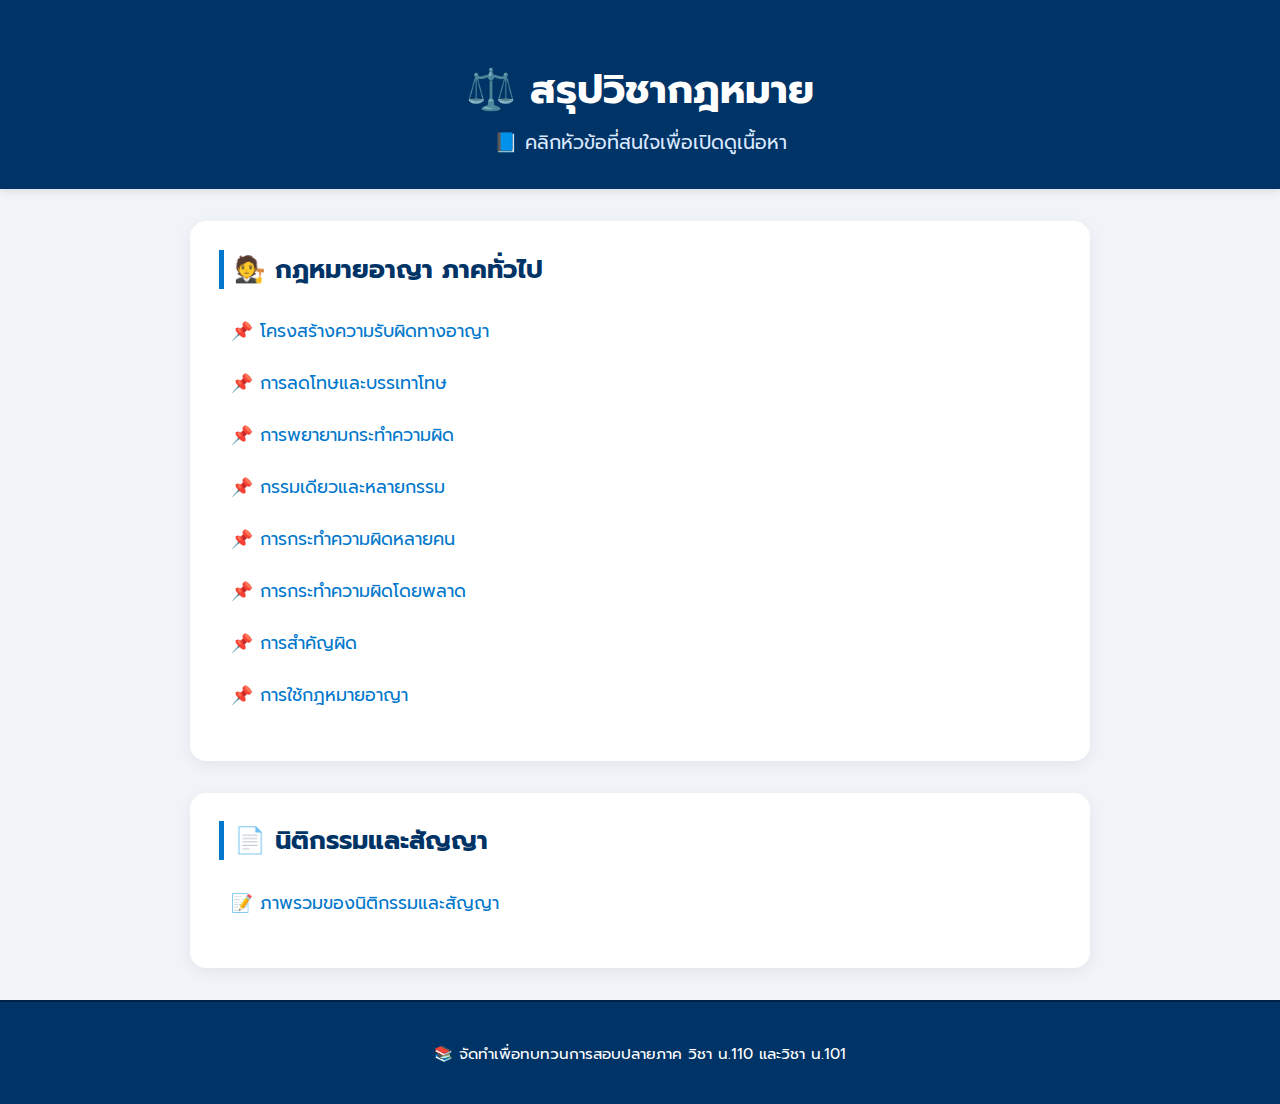
<file: index.html>
<!DOCTYPE html>
<html lang="th">
<head>
  <meta charset="UTF-8">
  <title>เว็บไซต์รวมสรุป LA110 & LA101</title>
  <link rel="stylesheet" href="style.css">
  <link href="https://fonts.googleapis.com/css2?family=Prompt:wght@300;400;600&display=swap" rel="stylesheet">
</head>
<body>
  <header>
    <h1>⚖️ สรุปวิชากฎหมาย</h1>
    <p>📘 คลิกหัวข้อที่สนใจเพื่อเปิดดูเนื้อหา</p>
  </header>

  <main>
    <section class="category">
      <h2>🧑‍⚖️ กฎหมายอาญา ภาคทั่วไป</h2>
      <ul class="link-list">
        <li><a href="criminal1.html">📌 โครงสร้างความรับผิดทางอาญา</a></li>
        <li><a href="criminal2.html">📌 การลดโทษและบรรเทาโทษ</a></li>
        <li><a href="criminal3.html">📌 การพยายามกระทำความผิด</a></li>
        <li><a href="criminal3.2.html">📌 กรรมเดียวและหลายกรรม</a></li>
        <li><a href="criminal4.html">📌 การกระทำความผิดหลายคน</a></li>
        <li><a href="criminal5.html">📌 การกระทำความผิดโดยพลาด</a></li>
        <li><a href="criminal6.html">📌 การสำคัญผิด</a></li>
        <li><a href="criminal7.html">📌 การใช้กฎหมายอาญา</a></li>
      </ul>
    </section>

    <section class="category">
      <h2>📄 นิติกรรมและสัญญา</h2>
      <ul class="link-list">
        <li><a href="contract.html">📝 ภาพรวมของนิติกรรมและสัญญา</a></li>
      </ul>
    </section>
  </main>

  <footer>
    <p>📚 จัดทำเพื่อทบทวนการสอบปลายภาค วิชา น.110 และวิชา น.101</p>
  </footer>
</body>
</html>
</file>
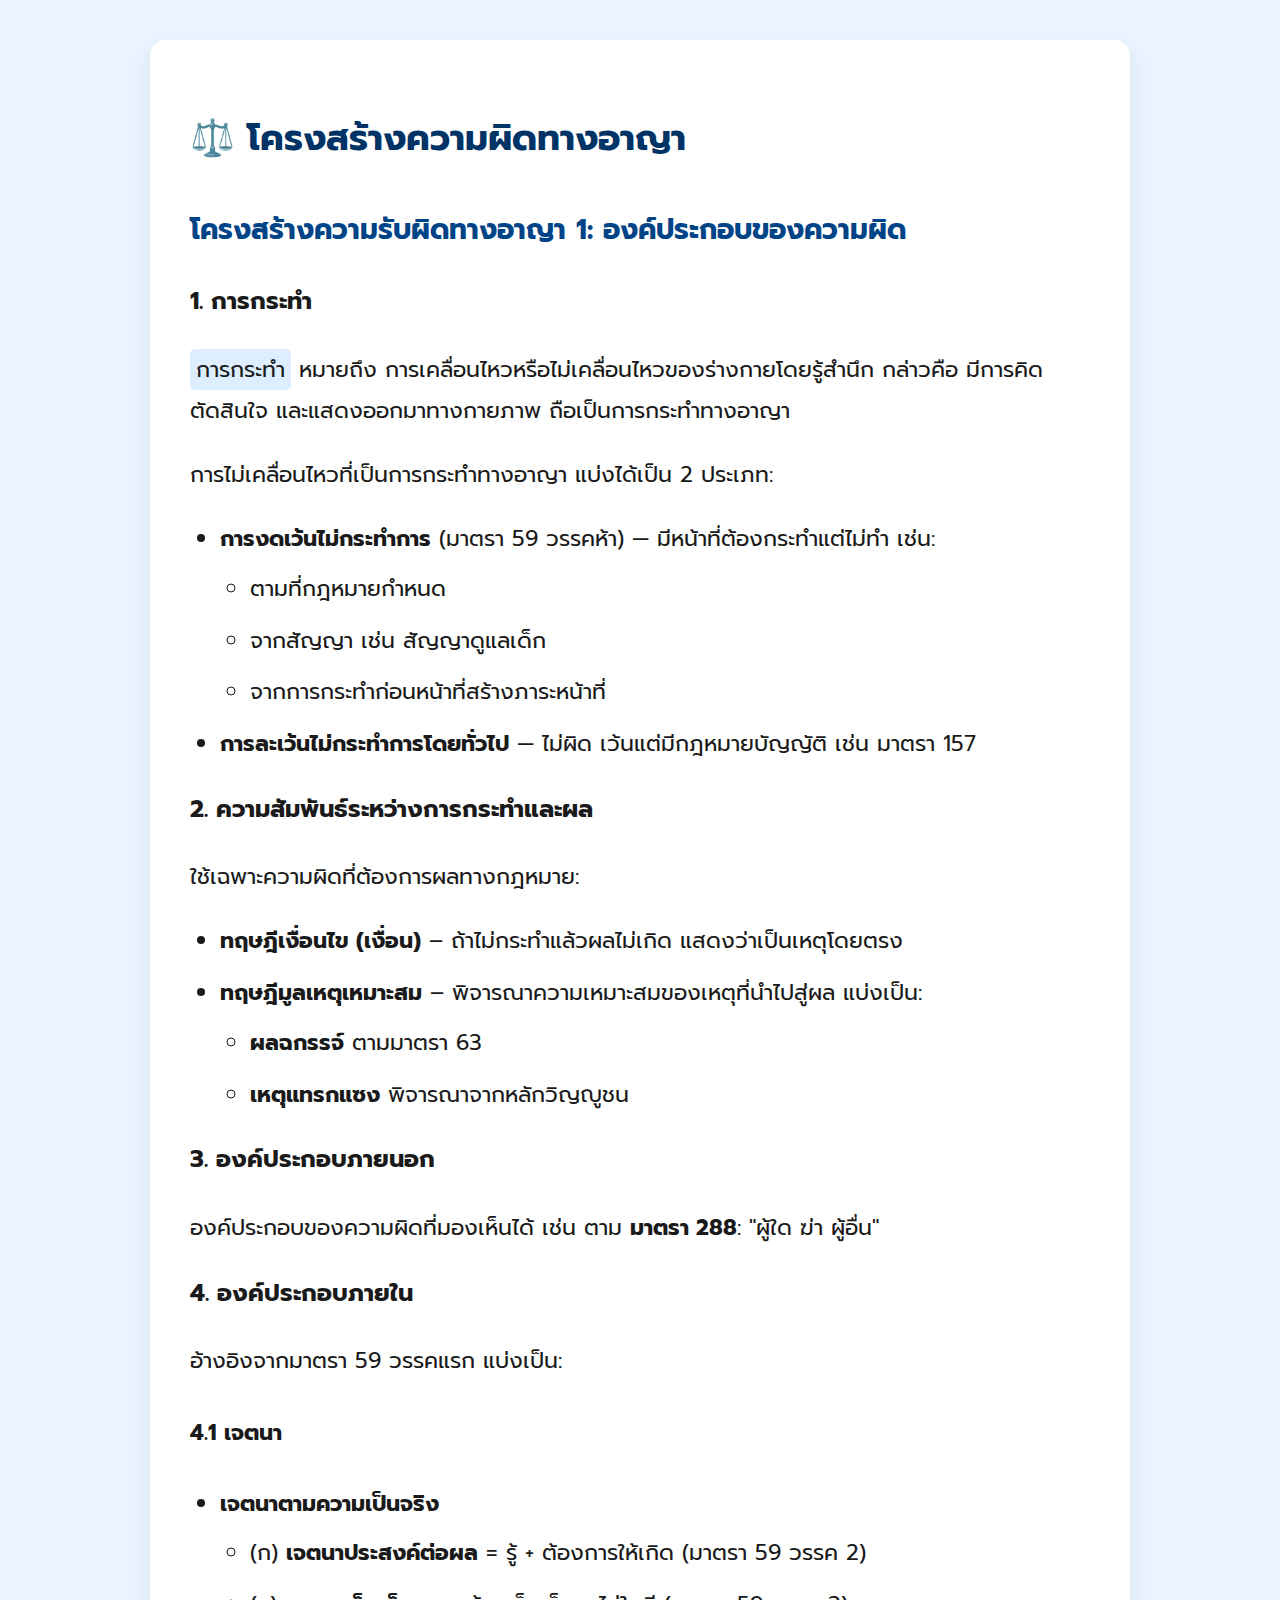
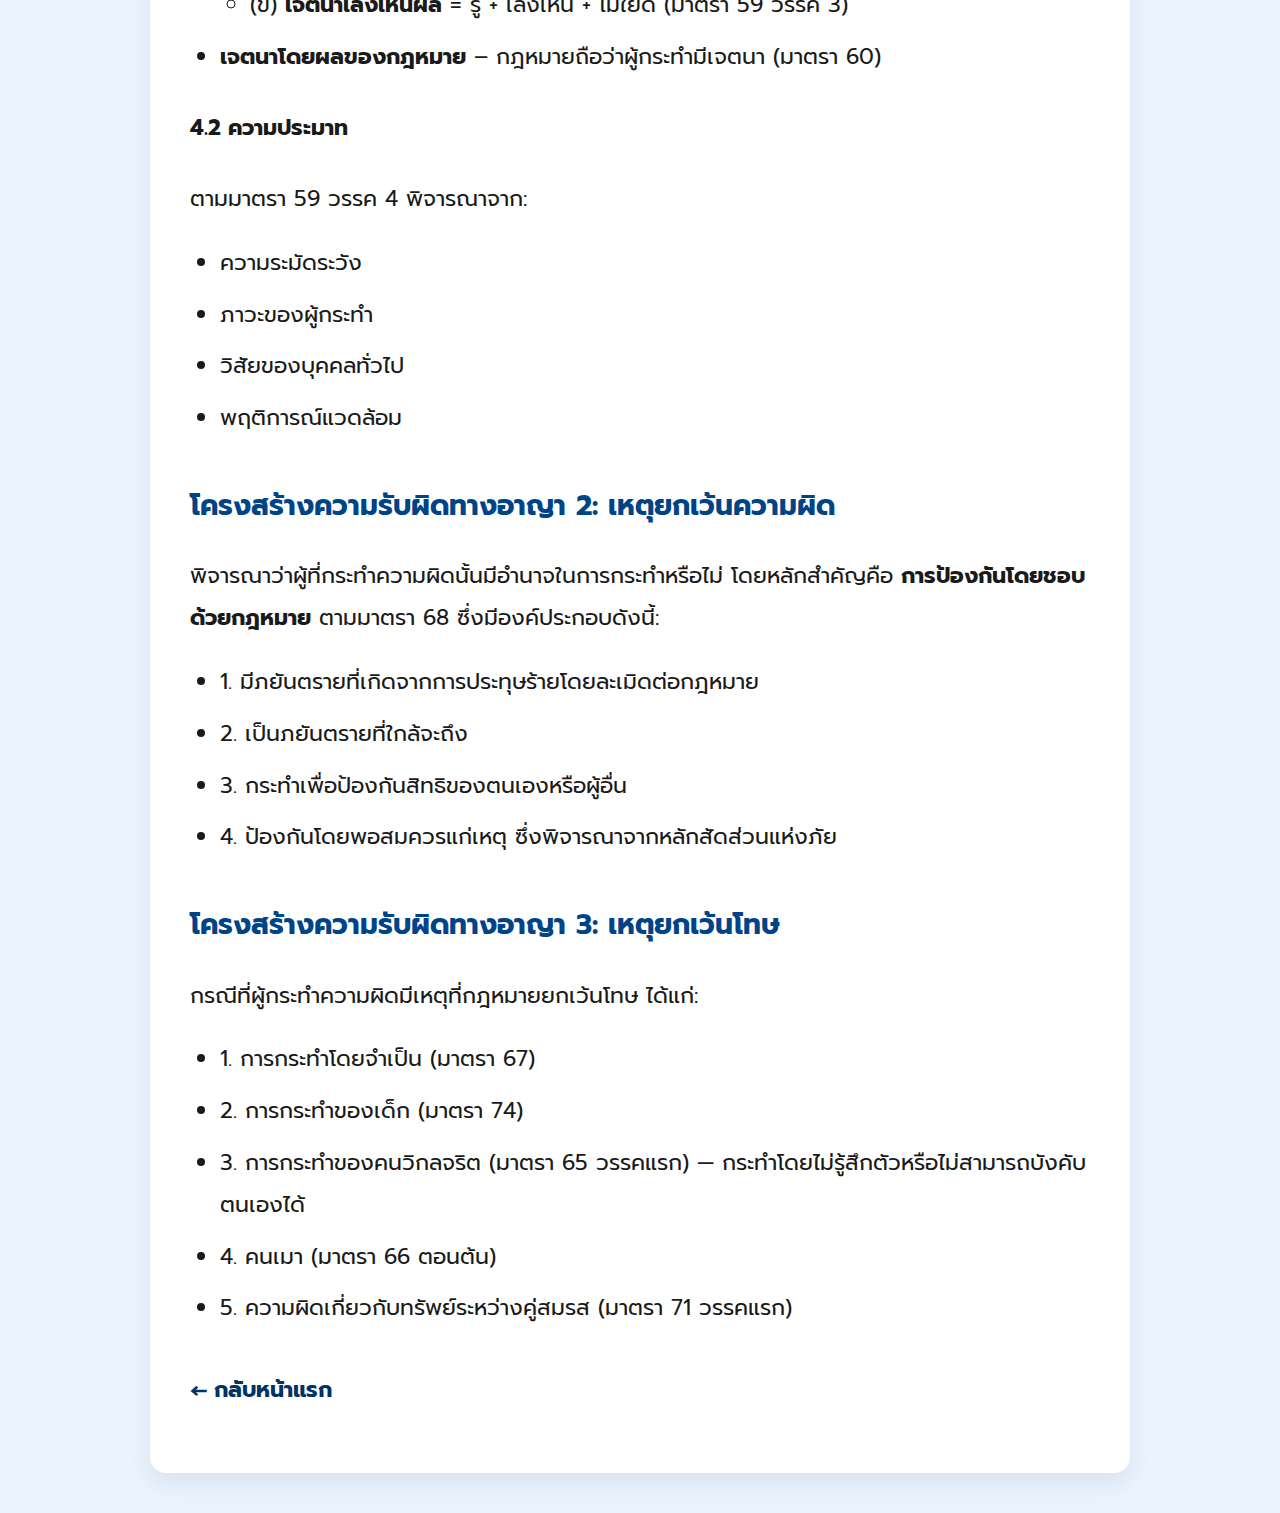
<file: criminal1.html>
<!DOCTYPE html>
<html lang="th">
<head>
  <meta charset="UTF-8">
  <title>โครงสร้างความผิดทางอาญา</title>
  <style>
    @import url('https://fonts.googleapis.com/css2?family=Prompt:wght@300;400&display=swap');

    body {
      margin: 0;
      font-family: 'TH Sarabun New', 'Prompt', sans-serif;
      background-color: #eaf4ff;
      padding: 40px 20px;
      font-size: 22px;
      line-height: 1.9;
      color: #1a1a1a;
    }

    .container {
      max-width: 900px;
      margin: auto;
      background-color: #ffffff;
      padding: 40px;
      border-radius: 16px;
      box-shadow: 0 10px 25px rgba(0, 0, 0, 0.08);
    }

    h1 {
      color: #003366;
      font-size: 36px;
      margin-bottom: 20px;
    }

    h2 {
      color: #004488;
      font-size: 28px;
      margin-top: 30px;
    }

    h3 {
      font-size: 24px;
      margin-top: 20px;
    }

    ul {
      margin-top: 0.5rem;
      padding-left: 30px;
    }

    li {
      margin-bottom: 10px;
    }

    .section {
      margin-bottom: 2.5rem;
    }

    .highlight {
      background: #dceeff;
      padding: 4px 6px;
      border-radius: 5px;
    }

    a {
      text-decoration: none;
      color: #003366;
      font-weight: bold;
    }

    a:hover {
      color: #0066cc;
    }
  </style>
</head>
<body>
  <div class="container">
    <h1>⚖️ โครงสร้างความผิดทางอาญา</h1>

    <div class="section">
      <h2>โครงสร้างความรับผิดทางอาญา 1: องค์ประกอบของความผิด</h2>

      <h3>1. การกระทำ</h3>
      <p><span class="highlight">การกระทำ</span> หมายถึง การเคลื่อนไหวหรือไม่เคลื่อนไหวของร่างกายโดยรู้สำนึก กล่าวคือ มีการคิด ตัดสินใจ และแสดงออกมาทางกายภาพ ถือเป็นการกระทำทางอาญา</p>
      <p>การไม่เคลื่อนไหวที่เป็นการกระทำทางอาญา แบ่งได้เป็น 2 ประเภท:</p>
      <ul>
        <li><strong>การงดเว้นไม่กระทำการ</strong> (มาตรา 59 วรรคห้า) — มีหน้าที่ต้องกระทำแต่ไม่ทำ เช่น:
          <ul>
            <li>ตามที่กฎหมายกำหนด</li>
            <li>จากสัญญา เช่น สัญญาดูแลเด็ก</li>
            <li>จากการกระทำก่อนหน้าที่สร้างภาระหน้าที่</li>
          </ul>
        </li>
        <li><strong>การละเว้นไม่กระทำการโดยทั่วไป</strong> — ไม่ผิด เว้นแต่มีกฎหมายบัญญัติ เช่น มาตรา 157</li>
      </ul>

      <h3>2. ความสัมพันธ์ระหว่างการกระทำและผล</h3>
      <p>ใช้เฉพาะความผิดที่ต้องการผลทางกฎหมาย:</p>
      <ul>
        <li><strong>ทฤษฎีเงื่อนไข (เงื่อน)</strong> – ถ้าไม่กระทำแล้วผลไม่เกิด แสดงว่าเป็นเหตุโดยตรง</li>
        <li><strong>ทฤษฎีมูลเหตุเหมาะสม</strong> – พิจารณาความเหมาะสมของเหตุที่นำไปสู่ผล แบ่งเป็น:
          <ul>
            <li><strong>ผลฉกรรจ์</strong> ตามมาตรา 63</li>
            <li><strong>เหตุแทรกแซง</strong> พิจารณาจากหลักวิญญูชน</li>
          </ul>
        </li>
      </ul>

      <h3>3. องค์ประกอบภายนอก</h3>
      <p>องค์ประกอบของความผิดที่มองเห็นได้ เช่น ตาม <strong>มาตรา 288</strong>: "ผู้ใด ฆ่า ผู้อื่น"</p>

      <h3>4. องค์ประกอบภายใน</h3>
      <p>อ้างอิงจากมาตรา 59 วรรคแรก แบ่งเป็น:</p>
      <h4>4.1 เจตนา</h4>
      <ul>
        <li><strong>เจตนาตามความเป็นจริง</strong>
          <ul>
            <li>(ก) <strong>เจตนาประสงค์ต่อผล</strong> = รู้ + ต้องการให้เกิด (มาตรา 59 วรรค 2)</li>
            <li>(ข) <strong>เจตนาเล็งเห็นผล</strong> = รู้ + เล็งเห็น + ไม่ใยดี (มาตรา 59 วรรค 3)</li>
          </ul>
        </li>
        <li><strong>เจตนาโดยผลของกฎหมาย</strong> – กฎหมายถือว่าผู้กระทำมีเจตนา (มาตรา 60)</li>
      </ul>

      <h4>4.2 ความประมาท</h4>
      <p>ตามมาตรา 59 วรรค 4 พิจารณาจาก:</p>
      <ul>
        <li>ความระมัดระวัง</li>
        <li>ภาวะของผู้กระทำ</li>
        <li>วิสัยของบุคคลทั่วไป</li>
        <li>พฤติการณ์แวดล้อม</li>
      </ul>
    </div>

    <div class="section">
      <h2>โครงสร้างความรับผิดทางอาญา 2: เหตุยกเว้นความผิด</h2>
      <p>พิจารณาว่าผู้ที่กระทำความผิดนั้นมีอำนาจในการกระทำหรือไม่ โดยหลักสำคัญคือ <strong>การป้องกันโดยชอบด้วยกฎหมาย</strong> ตามมาตรา 68 ซึ่งมีองค์ประกอบดังนี้:</p>
      <ul>
        <li>1. มีภยันตรายที่เกิดจากการประทุษร้ายโดยละเมิดต่อกฎหมาย</li>
        <li>2. เป็นภยันตรายที่ใกล้จะถึง</li>
        <li>3. กระทำเพื่อป้องกันสิทธิของตนเองหรือผู้อื่น</li>
        <li>4. ป้องกันโดยพอสมควรแก่เหตุ ซึ่งพิจารณาจากหลักสัดส่วนแห่งภัย</li>
      </ul>
    </div>

    <div class="section">
      <h2>โครงสร้างความรับผิดทางอาญา 3: เหตุยกเว้นโทษ</h2>
      <p>กรณีที่ผู้กระทำความผิดมีเหตุที่กฎหมายยกเว้นโทษ ได้แก่:</p>
      <ul>
        <li>1. การกระทำโดยจำเป็น (มาตรา 67)</li>
        <li>2. การกระทำของเด็ก (มาตรา 74)</li>
        <li>3. การกระทำของคนวิกลจริต (มาตรา 65 วรรคแรก) — กระทำโดยไม่รู้สึกตัวหรือไม่สามารถบังคับตนเองได้</li>
        <li>4. คนเมา (มาตรา 66 ตอนต้น)</li>
        <li>5. ความผิดเกี่ยวกับทรัพย์ระหว่างคู่สมรส (มาตรา 71 วรรคแรก)</li>
      </ul>
    </div>

    <p><a href="index.html">← กลับหน้าแรก</a></p>
  </div>
</body>
</html>
</file>
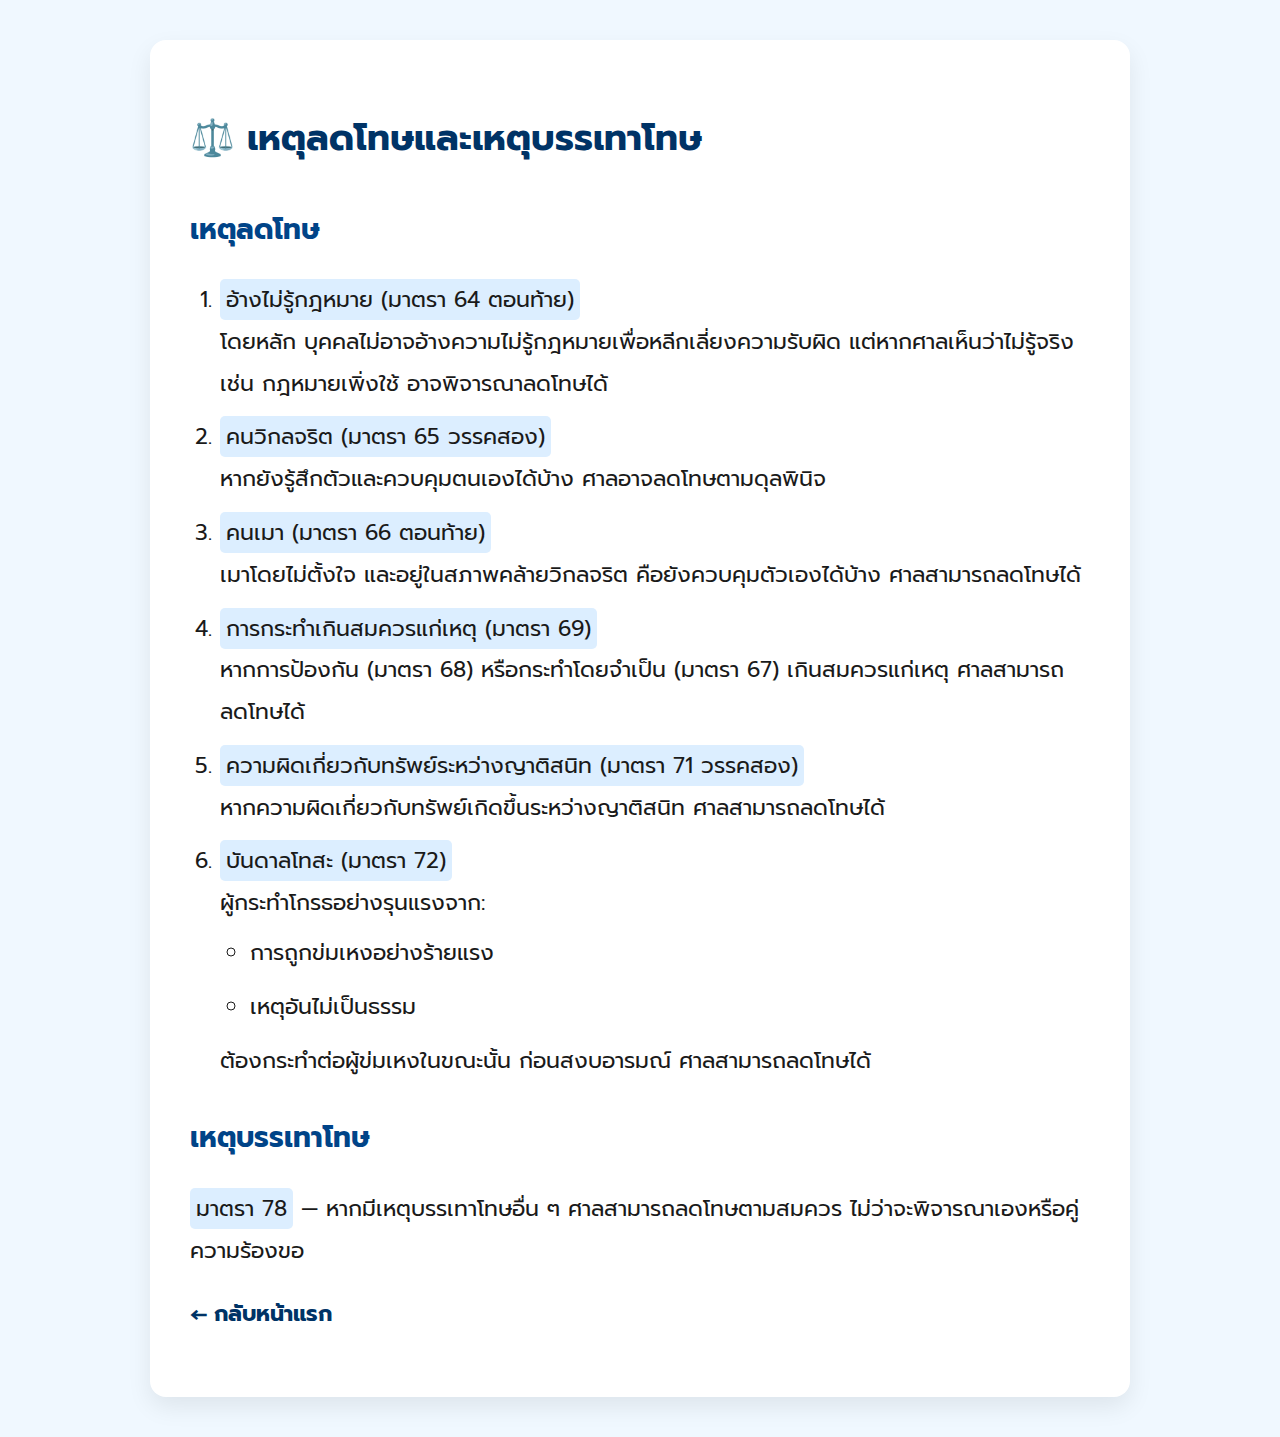
<file: criminal2.html>
<!DOCTYPE html>
<html lang="th">
<head>
  <meta charset="UTF-8">
  <title>เหตุลดโทษและเหตุบรรเทาโทษ</title>
  <style>
    @import url('https://fonts.googleapis.com/css2?family=Prompt:wght@300;400&display=swap');

    body {
      margin: 0;
      font-family: 'Prompt', sans-serif;
      background-color: #f0f8ff;
      padding: 40px 20px;
      font-size: 22px;
      line-height: 1.9;
      color: #1a1a1a;
    }

    .container {
      max-width: 900px;
      margin: auto;
      background-color: #ffffff;
      padding: 40px;
      border-radius: 16px;
      box-shadow: 0 10px 25px rgba(0, 0, 0, 0.08);
    }

    h1 {
      color: #003366;
      font-size: 36px;
      margin-bottom: 20px;
    }

    h2 {
      color: #004488;
      font-size: 28px;
      margin-top: 30px;
    }

    ul, ol {
      margin-top: 0.5rem;
      padding-left: 30px;
    }

    li {
      margin-bottom: 12px;
    }

    .highlight {
      background: #dceeff;
      padding: 4px 6px;
      border-radius: 5px;
    }

    a {
      text-decoration: none;
      color: #003366;
      font-weight: bold;
    }

    a:hover {
      color: #0066cc;
    }
  </style>
</head>
<body>
  <div class="container">
    <h1>⚖️ เหตุลดโทษและเหตุบรรเทาโทษ</h1>

    <h2>เหตุลดโทษ</h2>
    <ol>
      <li>
        <span class="highlight">อ้างไม่รู้กฎหมาย (มาตรา 64 ตอนท้าย)</span><br>
        โดยหลัก บุคคลไม่อาจอ้างความไม่รู้กฎหมายเพื่อหลีกเลี่ยงความรับผิด แต่หากศาลเห็นว่าไม่รู้จริง เช่น กฎหมายเพิ่งใช้ อาจพิจารณาลดโทษได้
      </li>
      <li>
        <span class="highlight">คนวิกลจริต (มาตรา 65 วรรคสอง)</span><br>
        หากยังรู้สึกตัวและควบคุมตนเองได้บ้าง ศาลอาจลดโทษตามดุลพินิจ
      </li>
      <li>
        <span class="highlight">คนเมา (มาตรา 66 ตอนท้าย)</span><br>
        เมาโดยไม่ตั้งใจ และอยู่ในสภาพคล้ายวิกลจริต คือยังควบคุมตัวเองได้บ้าง ศาลสามารถลดโทษได้
      </li>
      <li>
        <span class="highlight">การกระทำเกินสมควรแก่เหตุ (มาตรา 69)</span><br>
        หากการป้องกัน (มาตรา 68) หรือกระทำโดยจำเป็น (มาตรา 67) เกินสมควรแก่เหตุ ศาลสามารถลดโทษได้
      </li>
      <li>
        <span class="highlight">ความผิดเกี่ยวกับทรัพย์ระหว่างญาติสนิท (มาตรา 71 วรรคสอง)</span><br>
        หากความผิดเกี่ยวกับทรัพย์เกิดขึ้นระหว่างญาติสนิท ศาลสามารถลดโทษได้
      </li>
      <li>
        <span class="highlight">บันดาลโทสะ (มาตรา 72)</span><br>
        ผู้กระทำโกรธอย่างรุนแรงจาก:
        <ul>
          <li>การถูกข่มเหงอย่างร้ายแรง</li>
          <li>เหตุอันไม่เป็นธรรม</li>
        </ul>
        ต้องกระทำต่อผู้ข่มเหงในขณะนั้น ก่อนสงบอารมณ์ ศาลสามารถลดโทษได้
      </li>
    </ol>

    <h2>เหตุบรรเทาโทษ</h2>
    <p><span class="highlight">มาตรา 78</span> — หากมีเหตุบรรเทาโทษอื่น ๆ ศาลสามารถลดโทษตามสมควร ไม่ว่าจะพิจารณาเองหรือคู่ความร้องขอ</p>

    <p><a href="index.html">← กลับหน้าแรก</a></p>
  </div>
</body>
</html>
</file>
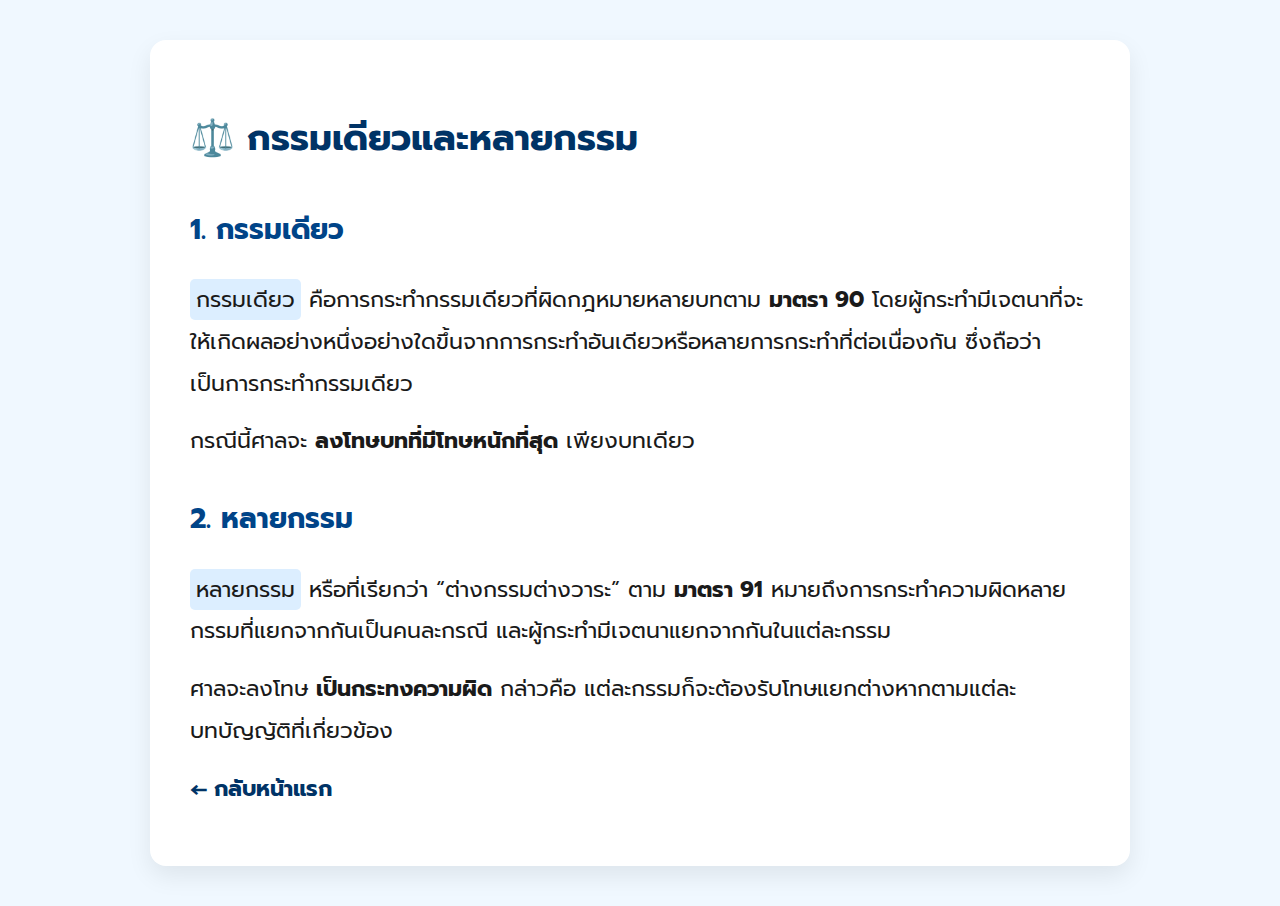
<file: criminal3.2.html>
<!DOCTYPE html>
<html lang="th">
<head>
  <meta charset="UTF-8">
  <title>กรรมเดียวและหลายกรรม</title>
  <style>
    @import url('https://fonts.googleapis.com/css2?family=Prompt:wght@300;400&display=swap');

    body {
      margin: 0;
      font-family: 'Prompt', sans-serif;
      background-color: #f0f8ff;
      padding: 40px 20px;
      font-size: 22px;
      line-height: 1.9;
      color: #1a1a1a;
    }

    .container {
      max-width: 900px;
      margin: auto;
      background-color: #ffffff;
      padding: 40px;
      border-radius: 16px;
      box-shadow: 0 10px 25px rgba(0, 0, 0, 0.08);
    }

    h1 {
      color: #003366;
      font-size: 36px;
      margin-bottom: 20px;
    }

    h2 {
      color: #004488;
      font-size: 28px;
      margin-top: 30px;
    }

    p {
      margin: 16px 0;
    }

    .highlight {
      background: #dceeff;
      padding: 4px 6px;
      border-radius: 5px;
    }

    a {
      text-decoration: none;
      color: #003366;
      font-weight: bold;
    }

    a:hover {
      color: #0066cc;
    }
  </style>
</head>
<body>
  <div class="container">
    <h1>⚖️ กรรมเดียวและหลายกรรม</h1>

    <h2>1. กรรมเดียว</h2>
    <p>
      <span class="highlight">กรรมเดียว</span> คือการกระทำกรรมเดียวที่ผิดกฎหมายหลายบทตาม <strong>มาตรา 90</strong> โดยผู้กระทำมีเจตนาที่จะให้เกิดผลอย่างหนึ่งอย่างใดขึ้นจากการกระทำอันเดียวหรือหลายการกระทำที่ต่อเนื่องกัน ซึ่งถือว่าเป็นการกระทำกรรมเดียว
    </p>
    <p>
      กรณีนี้ศาลจะ <strong>ลงโทษบทที่มีโทษหนักที่สุด</strong> เพียงบทเดียว
    </p>

    <h2>2. หลายกรรม</h2>
    <p>
      <span class="highlight">หลายกรรม</span> หรือที่เรียกว่า “ต่างกรรมต่างวาระ” ตาม <strong>มาตรา 91</strong> หมายถึงการกระทำความผิดหลายกรรมที่แยกจากกันเป็นคนละกรณี และผู้กระทำมีเจตนาแยกจากกันในแต่ละกรรม
    </p>
    <p>
      ศาลจะลงโทษ <strong>เป็นกระทงความผิด</strong> กล่าวคือ แต่ละกรรมก็จะต้องรับโทษแยกต่างหากตามแต่ละบทบัญญัติที่เกี่ยวข้อง
    </p>

    <p><a href="index.html">← กลับหน้าแรก</a></p>
  </div>
</body>
</html>
</file>
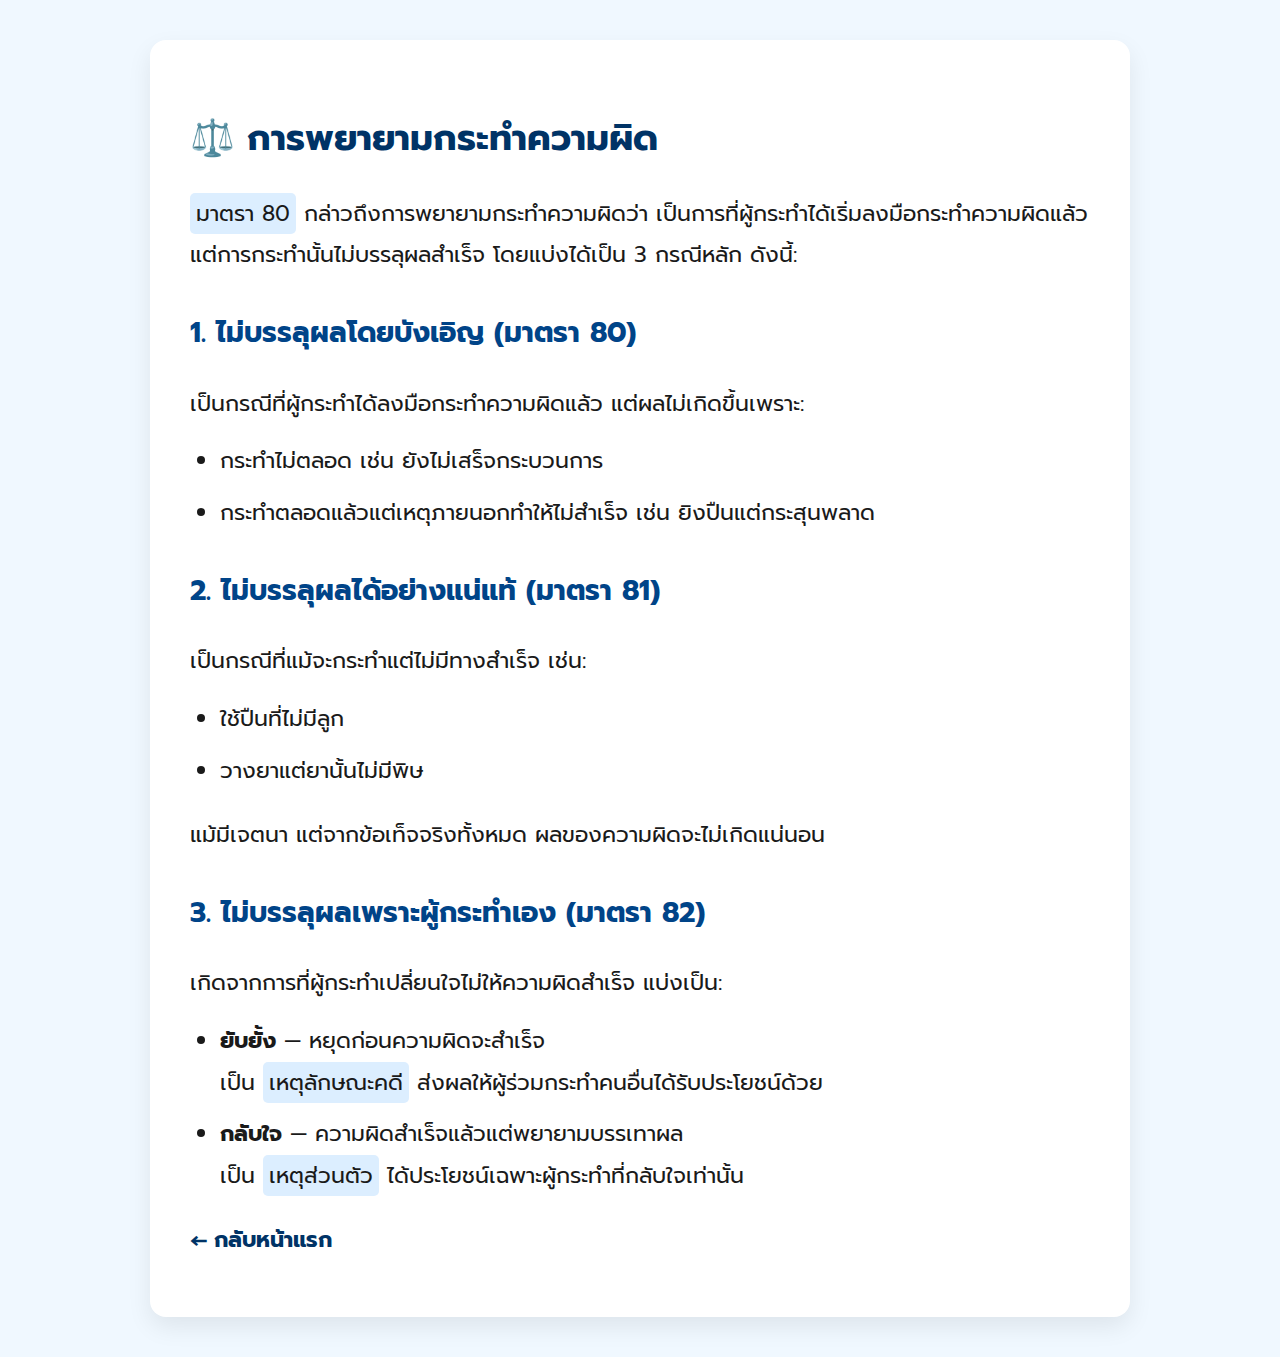
<file: criminal3.html>
<!DOCTYPE html>
<html lang="th">
<head>
  <meta charset="UTF-8">
  <title>การพยายามกระทำความผิด</title>
  <style>
    @import url('https://fonts.googleapis.com/css2?family=Prompt:wght@300;400&display=swap');

    body {
      margin: 0;
      font-family: 'Prompt', sans-serif;
      background-color: #f0f8ff;
      padding: 40px 20px;
      font-size: 22px;
      line-height: 1.9;
      color: #1a1a1a;
    }

    .container {
      max-width: 900px;
      margin: auto;
      background-color: #ffffff;
      padding: 40px;
      border-radius: 16px;
      box-shadow: 0 10px 25px rgba(0, 0, 0, 0.08);
    }

    h1 {
      color: #003366;
      font-size: 36px;
      margin-bottom: 20px;
    }

    h2 {
      color: #004488;
      font-size: 28px;
      margin-top: 30px;
    }

    p {
      margin: 16px 0;
    }

    ul {
      margin-top: 0.5rem;
      padding-left: 30px;
    }

    li {
      margin-bottom: 10px;
    }

    .highlight {
      background: #dceeff;
      padding: 4px 6px;
      border-radius: 5px;
    }

    a {
      text-decoration: none;
      color: #003366;
      font-weight: bold;
    }

    a:hover {
      color: #0066cc;
    }
  </style>
</head>
<body>
  <div class="container">
    <h1>⚖️ การพยายามกระทำความผิด</h1>

    <p><span class="highlight">มาตรา 80</span> กล่าวถึงการพยายามกระทำความผิดว่า เป็นการที่ผู้กระทำได้เริ่มลงมือกระทำความผิดแล้ว แต่การกระทำนั้นไม่บรรลุผลสำเร็จ โดยแบ่งได้เป็น 3 กรณีหลัก ดังนี้:</p>

    <h2>1. ไม่บรรลุผลโดยบังเอิญ (มาตรา 80)</h2>
    <p>เป็นกรณีที่ผู้กระทำได้ลงมือกระทำความผิดแล้ว แต่ผลไม่เกิดขึ้นเพราะ:</p>
    <ul>
      <li>กระทำไม่ตลอด เช่น ยังไม่เสร็จกระบวนการ</li>
      <li>กระทำตลอดแล้วแต่เหตุภายนอกทำให้ไม่สำเร็จ เช่น ยิงปืนแต่กระสุนพลาด</li>
    </ul>

    <h2>2. ไม่บรรลุผลได้อย่างแน่แท้ (มาตรา 81)</h2>
    <p>เป็นกรณีที่แม้จะกระทำแต่ไม่มีทางสำเร็จ เช่น:</p>
    <ul>
      <li>ใช้ปืนที่ไม่มีลูก</li>
      <li>วางยาแต่ยานั้นไม่มีพิษ</li>
    </ul>
    <p>แม้มีเจตนา แต่จากข้อเท็จจริงทั้งหมด ผลของความผิดจะไม่เกิดแน่นอน</p>

    <h2>3. ไม่บรรลุผลเพราะผู้กระทำเอง (มาตรา 82)</h2>
    <p>เกิดจากการที่ผู้กระทำเปลี่ยนใจไม่ให้ความผิดสำเร็จ แบ่งเป็น:</p>
    <ul>
      <li>
        <strong>ยับยั้ง</strong> — หยุดก่อนความผิดจะสำเร็จ<br>
        เป็น <span class="highlight">เหตุลักษณะคดี</span> ส่งผลให้ผู้ร่วมกระทำคนอื่นได้รับประโยชน์ด้วย
      </li>
      <li>
        <strong>กลับใจ</strong> — ความผิดสำเร็จแล้วแต่พยายามบรรเทาผล<br>
        เป็น <span class="highlight">เหตุส่วนตัว</span> ได้ประโยชน์เฉพาะผู้กระทำที่กลับใจเท่านั้น
      </li>
    </ul>

    <p><a href="index.html">← กลับหน้าแรก</a></p>
  </div>
</body>
</html>
</file>
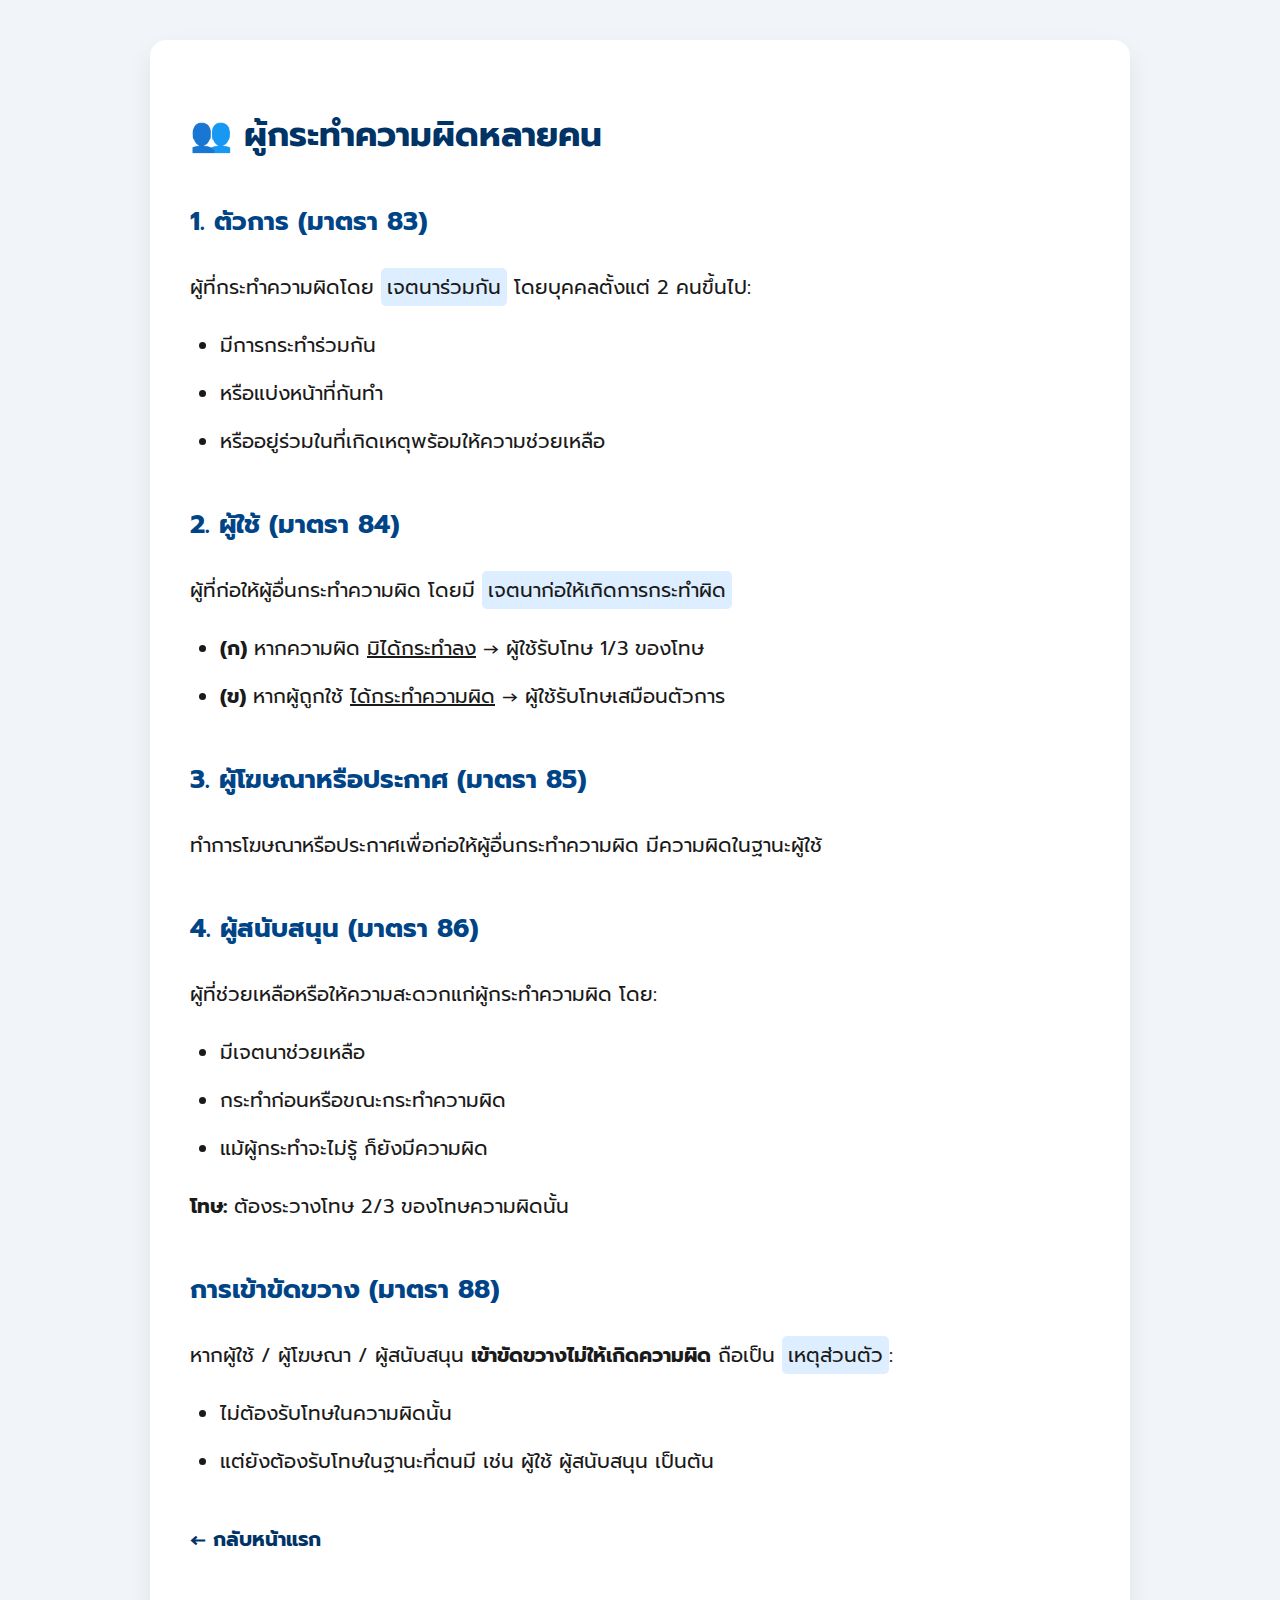
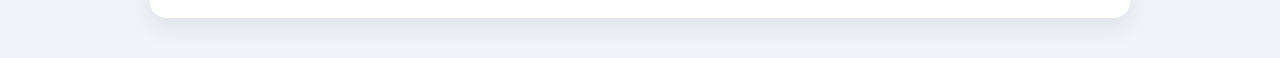
<file: criminal4.html>
<!DOCTYPE html>
<html lang="th">
<head>
  <meta charset="UTF-8">
  <title>ผู้กระทำความผิดหลายคน</title>
  <style>
    @import url('https://fonts.googleapis.com/css2?family=Prompt:wght@300;400;600&display=swap');

    body {
      margin: 0;
      font-family: 'Prompt', sans-serif;
      background-color: #f1f5f9;
      padding: 40px 20px;
      font-size: 20px;
      line-height: 1.9;
      color: #1a1a1a;
    }

    .container {
      max-width: 900px;
      margin: auto;
      background-color: #ffffff;
      padding: 40px;
      border-radius: 16px;
      box-shadow: 0 10px 25px rgba(0, 0, 0, 0.08);
    }

    h1 {
      color: #003366;
      font-size: 34px;
      margin-bottom: 20px;
    }

    h2 {
      color: #004488;
      font-size: 26px;
      margin-top: 30px;
    }

    h3 {
      font-size: 22px;
      margin-top: 20px;
    }

    ul {
      margin-top: 0.5rem;
      padding-left: 30px;
    }

    li {
      margin-bottom: 10px;
    }

    .section {
      margin-bottom: 2.5rem;
    }

    .highlight {
      background: #dceeff;
      padding: 4px 6px;
      border-radius: 5px;
    }

    a {
      text-decoration: none;
      color: #003366;
      font-weight: bold;
    }

    a:hover {
      color: #0066cc;
    }
  </style>
</head>
<body>
  <div class="container">
    <h1>👥 ผู้กระทำความผิดหลายคน</h1>

    <div class="section">
      <h2>1. ตัวการ (มาตรา 83)</h2>
      <p>ผู้ที่กระทำความผิดโดย <span class="highlight">เจตนาร่วมกัน</span> โดยบุคคลตั้งแต่ 2 คนขึ้นไป:</p>
      <ul>
        <li>มีการกระทำร่วมกัน</li>
        <li>หรือแบ่งหน้าที่กันทำ</li>
        <li>หรืออยู่ร่วมในที่เกิดเหตุพร้อมให้ความช่วยเหลือ</li>
      </ul>
    </div>

    <div class="section">
      <h2>2. ผู้ใช้ (มาตรา 84)</h2>
      <p>ผู้ที่ก่อให้ผู้อื่นกระทำความผิด โดยมี <span class="highlight">เจตนาก่อให้เกิดการกระทำผิด</span></p>
      <ul>
        <li><strong>(ก)</strong> หากความผิด <u>มิได้กระทำลง</u> → ผู้ใช้รับโทษ 1/3 ของโทษ</li>
        <li><strong>(ข)</strong> หากผู้ถูกใช้ <u>ได้กระทำความผิด</u> → ผู้ใช้รับโทษเสมือนตัวการ</li>
      </ul>
    </div>

    <div class="section">
      <h2>3. ผู้โฆษณาหรือประกาศ (มาตรา 85)</h2>
      <p>ทำการโฆษณาหรือประกาศเพื่อก่อให้ผู้อื่นกระทำความผิด มีความผิดในฐานะผู้ใช้</p>
    </div>

    <div class="section">
      <h2>4. ผู้สนับสนุน (มาตรา 86)</h2>
      <p>ผู้ที่ช่วยเหลือหรือให้ความสะดวกแก่ผู้กระทำความผิด โดย:</p>
      <ul>
        <li>มีเจตนาช่วยเหลือ</li>
        <li>กระทำก่อนหรือขณะกระทำความผิด</li>
        <li>แม้ผู้กระทำจะไม่รู้ ก็ยังมีความผิด</li>
      </ul>
      <p><strong>โทษ:</strong> ต้องระวางโทษ 2/3 ของโทษความผิดนั้น</p>
    </div>

    <div class="section">
      <h2>การเข้าขัดขวาง (มาตรา 88)</h2>
      <p>หากผู้ใช้ / ผู้โฆษณา / ผู้สนับสนุน <strong>เข้าขัดขวางไม่ให้เกิดความผิด</strong> ถือเป็น <span class="highlight">เหตุส่วนตัว</span>:</p>
      <ul>
        <li>ไม่ต้องรับโทษในความผิดนั้น</li>
        <li>แต่ยังต้องรับโทษในฐานะที่ตนมี เช่น ผู้ใช้ ผู้สนับสนุน เป็นต้น</li>
      </ul>
    </div>

    <p><a href="index.html">← กลับหน้าแรก</a></p>
  </div>
</body>
</html>
</file>
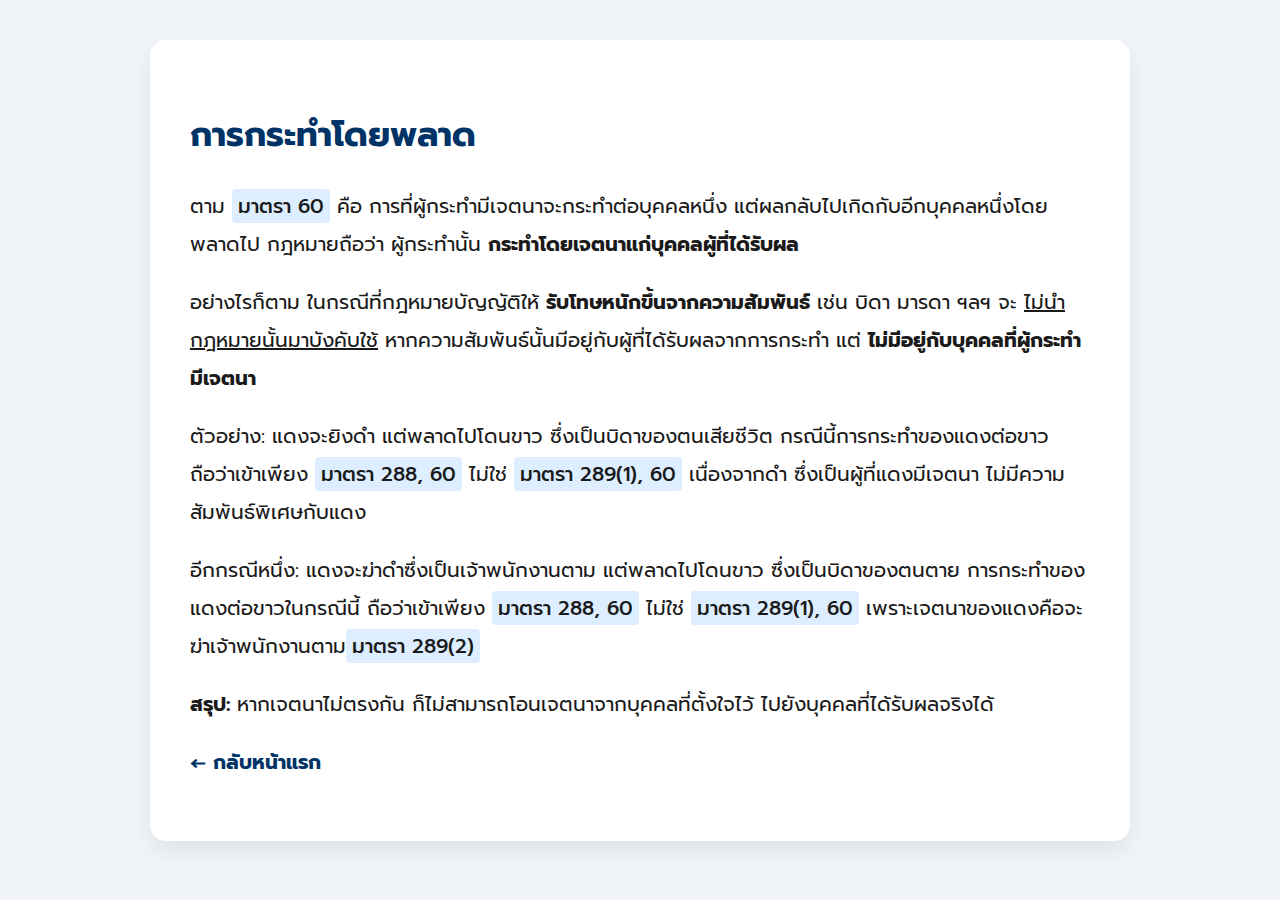
<file: criminal5.html>
<!DOCTYPE html>
<html lang="th">
<head>
  <meta charset="UTF-8">
  <title>การกระทำโดยพลาด</title>
  <style>
    @import url('https://fonts.googleapis.com/css2?family=Prompt:wght@300;400;500&display=swap');

    body {
      margin: 0;
      font-family: 'Prompt', sans-serif;
      background-color: #f1f5f9;
      padding: 40px 20px;
      font-size: 20px;
      line-height: 1.9;
      color: #1a1a1a;
    }

    .container {
      max-width: 900px;
      margin: auto;
      background-color: #ffffff;
      padding: 40px;
      border-radius: 16px;
      box-shadow: 0 10px 25px rgba(0, 0, 0, 0.08);
    }

    h1 {
      color: #003366;
      font-size: 34px;
      margin-bottom: 20px;
    }

    p {
      margin-bottom: 1.2rem;
    }

    .highlight {
      background-color: #dceeff;
      padding: 2px 6px;
      border-radius: 4px;
      font-weight: 500;
    }

    a {
      text-decoration: none;
      color: #003366;
      font-weight: bold;
    }

    a:hover {
      color: #0066cc;
    }
  </style>
</head>
<body>
  <div class="container">
    <h1>การกระทำโดยพลาด</h1>

    <p>
      ตาม <span class="highlight">มาตรา 60</span> คือ การที่ผู้กระทำมีเจตนาจะกระทำต่อบุคคลหนึ่ง แต่ผลกลับไปเกิดกับอีกบุคคลหนึ่งโดยพลาดไป
      กฎหมายถือว่า ผู้กระทำนั้น <strong>กระทำโดยเจตนาแก่บุคคลผู้ที่ได้รับผล</strong>
    </p>

    <p>
      อย่างไรก็ตาม ในกรณีที่กฎหมายบัญญัติให้ <strong>รับโทษหนักขึ้นจากความสัมพันธ์</strong> เช่น บิดา มารดา ฯลฯ จะ <u>ไม่นำกฎหมายนั้นมาบังคับใช้</u> หากความสัมพันธ์นั้นมีอยู่กับผู้ที่ได้รับผลจากการกระทำ แต่ <strong>ไม่มีอยู่กับบุคคลที่ผู้กระทำมีเจตนา</strong>
    </p>

    <p>
      ตัวอย่าง: แดงจะยิงดำ แต่พลาดไปโดนขาว ซึ่งเป็นบิดาของตนเสียชีวิต กรณีนี้การกระทำของแดงต่อขาว ถือว่าเข้าเพียง
      <span class="highlight">มาตรา 288, 60</span> ไม่ใช่ <span class="highlight">มาตรา 289(1), 60</span>
      เนื่องจากดำ ซึ่งเป็นผู้ที่แดงมีเจตนา ไม่มีความสัมพันธ์พิเศษกับแดง
    </p>

    <p>
      อีกกรณีหนึ่ง: แดงจะฆ่าดำซึ่งเป็นเจ้าพนักงานตาม  แต่พลาดไปโดนขาว ซึ่งเป็นบิดาของตนตาย การกระทำของแดงต่อขาวในกรณีนี้ ถือว่าเข้าเพียง
      <span class="highlight">มาตรา 288, 60</span> ไม่ใช่ <span class="highlight">มาตรา 289(1), 60</span> เพราะเจตนาของแดงคือจะฆ่าเจ้าพนักงานตาม<span class="highlight">มาตรา 289(2)</span>
    </p>

    <p>
      <strong>สรุป:</strong> หากเจตนาไม่ตรงกัน ก็ไม่สามารถโอนเจตนาจากบุคคลที่ตั้งใจไว้ ไปยังบุคคลที่ได้รับผลจริงได้
    </p>

    <p><a href="index.html">← กลับหน้าแรก</a></p>
  </div>
</body>
</html>
</file>
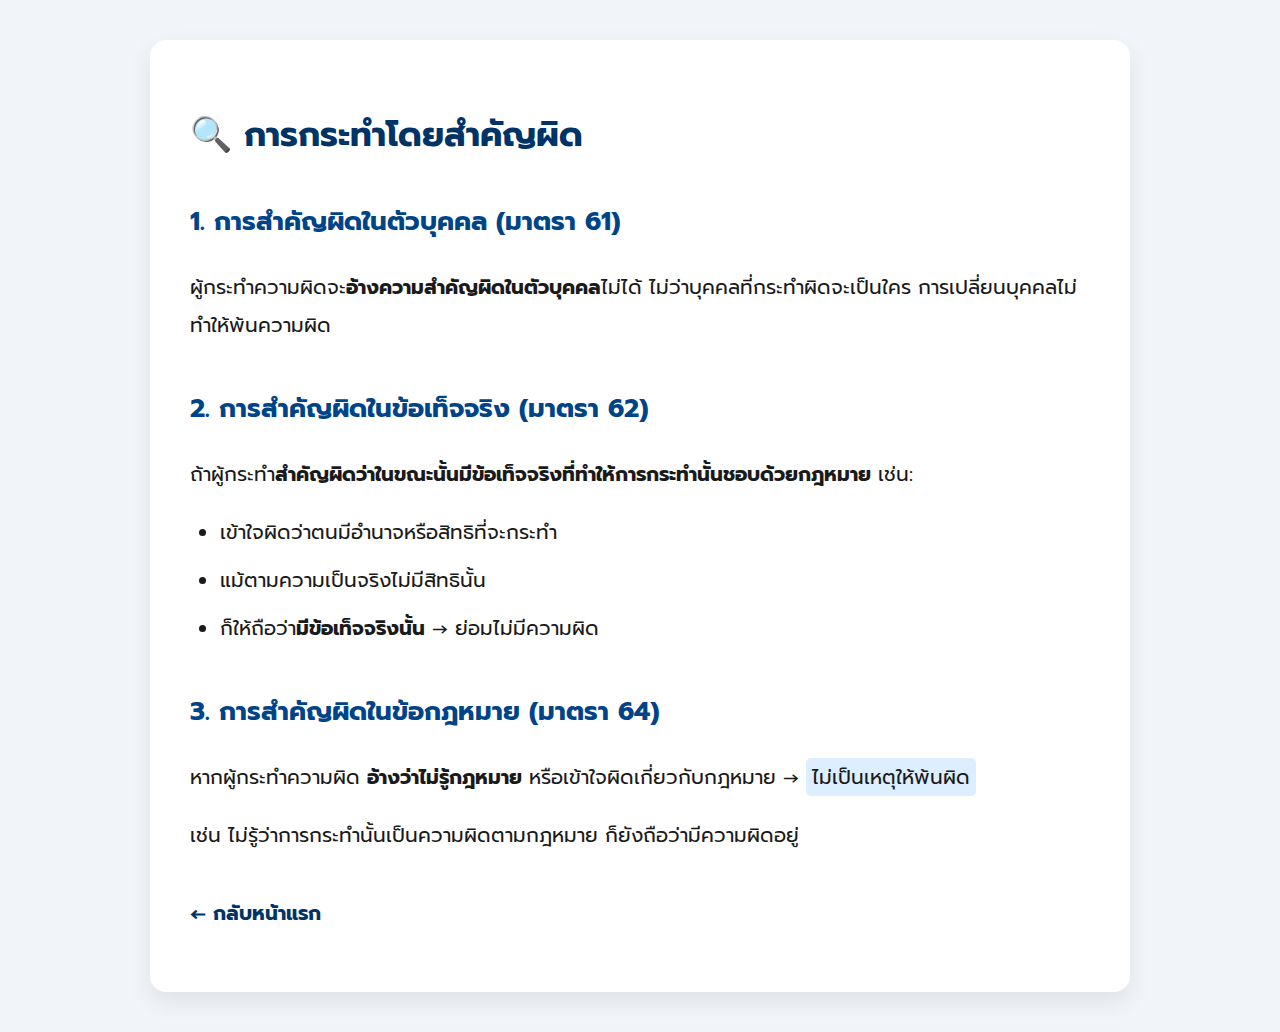
<file: criminal6.html>
<!DOCTYPE html>
<html lang="th">
<head>
  <meta charset="UTF-8">
  <title>การกระทำโดยสำคัญผิด</title>
  <style>
    @import url('https://fonts.googleapis.com/css2?family=Prompt:wght@300;400;600&display=swap');

    body {
      margin: 0;
      font-family: 'Prompt', sans-serif;
      background-color: #f1f5f9;
      padding: 40px 20px;
      font-size: 20px;
      line-height: 1.9;
      color: #1a1a1a;
    }

    .container {
      max-width: 900px;
      margin: auto;
      background-color: #ffffff;
      padding: 40px;
      border-radius: 16px;
      box-shadow: 0 10px 25px rgba(0, 0, 0, 0.08);
    }

    h1 {
      color: #003366;
      font-size: 34px;
      margin-bottom: 20px;
    }

    h2 {
      color: #004488;
      font-size: 26px;
      margin-top: 30px;
    }

    ul {
      margin-top: 0.5rem;
      padding-left: 30px;
    }

    li {
      margin-bottom: 10px;
    }

    .section {
      margin-bottom: 2.5rem;
    }

    .highlight {
      background: #dceeff;
      padding: 4px 6px;
      border-radius: 5px;
    }

    a {
      text-decoration: none;
      color: #003366;
      font-weight: bold;
    }

    a:hover {
      color: #0066cc;
    }
  </style>
</head>
<body>
  <div class="container">
    <h1>🔍 การกระทำโดยสำคัญผิด</h1>

    <div class="section">
      <h2>1. การสำคัญผิดในตัวบุคคล (มาตรา 61)</h2>
      <p>ผู้กระทำความผิดจะ<strong>อ้างความสำคัญผิดในตัวบุคคล</strong>ไม่ได้ ไม่ว่าบุคคลที่กระทำผิดจะเป็นใคร การเปลี่ยนบุคคลไม่ทำให้พ้นความผิด</p>
    </div>

    <div class="section">
      <h2>2. การสำคัญผิดในข้อเท็จจริง (มาตรา 62)</h2>
      <p>ถ้าผู้กระทำ<strong>สำคัญผิดว่าในขณะนั้นมีข้อเท็จจริงที่ทำให้การกระทำนั้นชอบด้วยกฎหมาย</strong> เช่น:</p>
      <ul>
        <li>เข้าใจผิดว่าตนมีอำนาจหรือสิทธิที่จะกระทำ</li>
        <li>แม้ตามความเป็นจริงไม่มีสิทธินั้น</li>
        <li>ก็ให้ถือว่า<strong>มีข้อเท็จจริงนั้น</strong> → ย่อมไม่มีความผิด</li>
      </ul>
    </div>

    <div class="section">
      <h2>3. การสำคัญผิดในข้อกฎหมาย (มาตรา 64)</h2>
      <p>หากผู้กระทำความผิด <strong>อ้างว่าไม่รู้กฎหมาย</strong> หรือเข้าใจผิดเกี่ยวกับกฎหมาย → <span class="highlight">ไม่เป็นเหตุให้พ้นผิด</span></p>
      <p>เช่น ไม่รู้ว่าการกระทำนั้นเป็นความผิดตามกฎหมาย ก็ยังถือว่ามีความผิดอยู่</p>
    </div>

    <p><a href="index.html">← กลับหน้าแรก</a></p>
  </div>
</body>
</html>
</file>
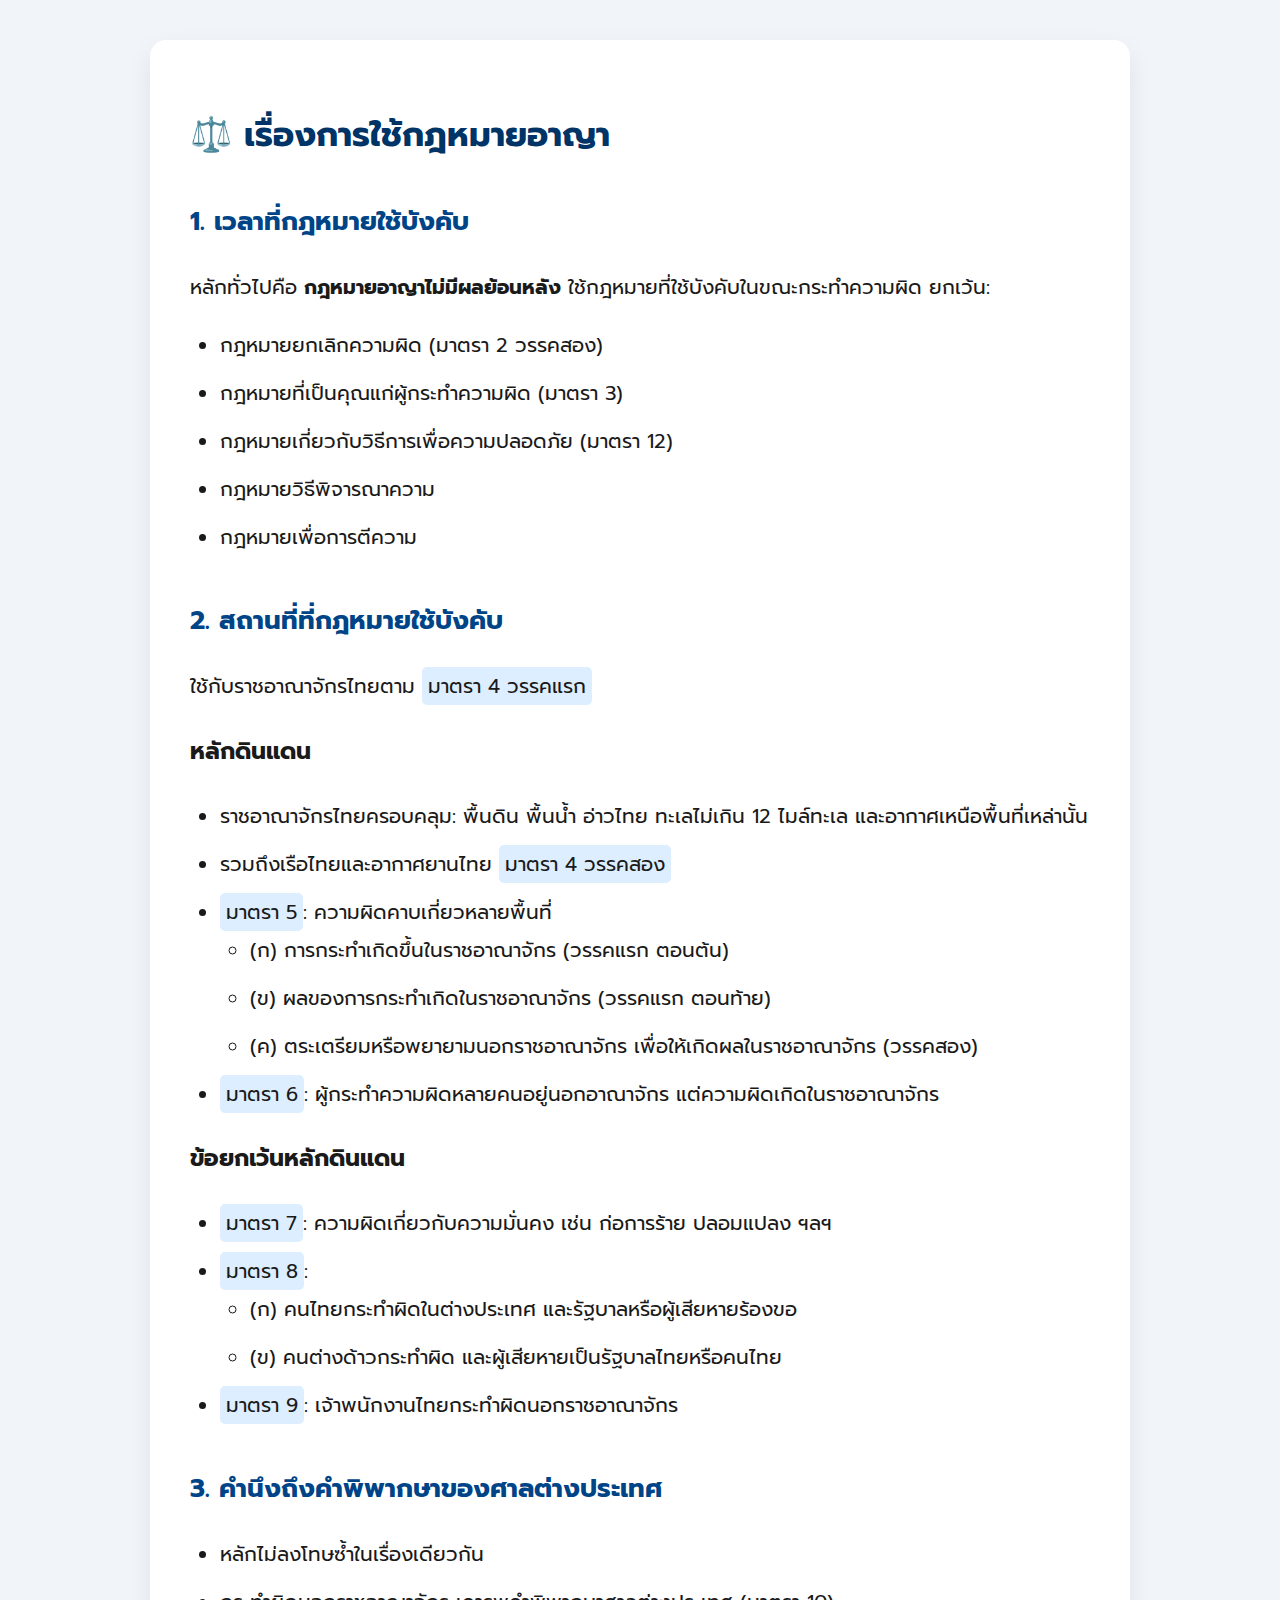
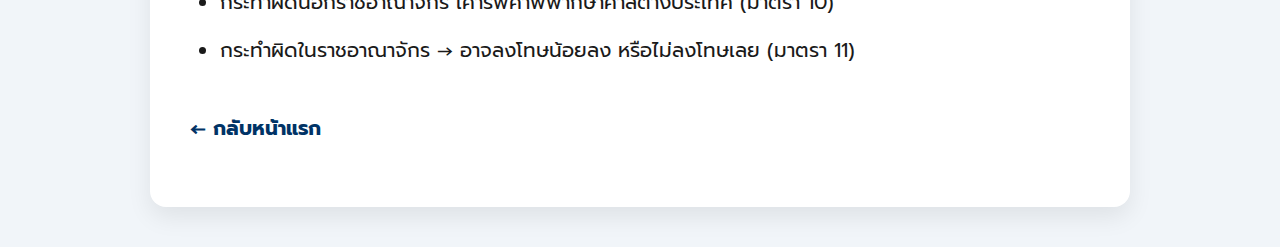
<file: criminal7.html>
<!DOCTYPE html>
<html lang="th">
<head>
  <meta charset="UTF-8">
  <title>เรื่องการใช้กฎหมายอาญา</title>
  <style>
    @import url('https://fonts.googleapis.com/css2?family=Prompt:wght@300;400;600&display=swap');

    body {
      margin: 0;
      font-family: 'Prompt', sans-serif;
      background-color: #f1f5f9;
      padding: 40px 20px;
      font-size: 20px;
      line-height: 1.9;
      color: #1a1a1a;
    }

    .container {
      max-width: 900px;
      margin: auto;
      background-color: #ffffff;
      padding: 40px;
      border-radius: 16px;
      box-shadow: 0 10px 25px rgba(0, 0, 0, 0.08);
    }

    h1 {
      color: #003366;
      font-size: 34px;
      margin-bottom: 20px;
    }

    h2 {
      color: #004488;
      font-size: 26px;
      margin-top: 30px;
    }

    ul {
      padding-left: 30px;
    }

    li {
      margin-bottom: 10px;
    }

    .section {
      margin-bottom: 2.5rem;
    }

    .highlight {
      background: #dceeff;
      padding: 4px 6px;
      border-radius: 5px;
    }

    a {
      text-decoration: none;
      color: #003366;
      font-weight: bold;
    }

    a:hover {
      color: #0066cc;
    }
  </style>
</head>
<body>
  <div class="container">
    <h1>⚖️ เรื่องการใช้กฎหมายอาญา</h1>

    <div class="section">
      <h2>1. เวลาที่กฎหมายใช้บังคับ</h2>
      <p>หลักทั่วไปคือ <strong>กฎหมายอาญาไม่มีผลย้อนหลัง</strong> ใช้กฎหมายที่ใช้บังคับในขณะกระทำความผิด ยกเว้น:</p>
      <ul>
        <li>กฎหมายยกเลิกความผิด (มาตรา 2 วรรคสอง)</li>
        <li>กฎหมายที่เป็นคุณแก่ผู้กระทำความผิด (มาตรา 3)</li>
        <li>กฎหมายเกี่ยวกับวิธีการเพื่อความปลอดภัย (มาตรา 12)</li>
        <li>กฎหมายวิธีพิจารณาความ</li>
        <li>กฎหมายเพื่อการตีความ</li>
      </ul>
    </div>

<div class="section">
  <h2>2. สถานที่ที่กฎหมายใช้บังคับ</h2>
  <p>ใช้กับราชอาณาจักรไทยตาม <span class="highlight">มาตรา 4 วรรคแรก</span></p>

  <h3>หลักดินแดน</h3>
  <ul>
    <li>ราชอาณาจักรไทยครอบคลุม: พื้นดิน พื้นน้ำ อ่าวไทย ทะเลไม่เกิน 12 ไมล์ทะเล และอากาศเหนือพื้นที่เหล่านั้น</li>
    <li>รวมถึงเรือไทยและอากาศยานไทย <span class="highlight">มาตรา 4 วรรคสอง</span></li>
    <li><span class="highlight">มาตรา 5</span>: ความผิดคาบเกี่ยวหลายพื้นที่
      <ul>
        <li>(ก) การกระทำเกิดขึ้นในราชอาณาจักร (วรรคแรก ตอนต้น)</li>
        <li>(ข) ผลของการกระทำเกิดในราชอาณาจักร (วรรคแรก ตอนท้าย)</li>
        <li>(ค) ตระเตรียมหรือพยายามนอกราชอาณาจักร เพื่อให้เกิดผลในราชอาณาจักร (วรรคสอง)</li>
      </ul>
    </li>
    <li><span class="highlight">มาตรา 6</span>: ผู้กระทำความผิดหลายคนอยู่นอกอาณาจักร แต่ความผิดเกิดในราชอาณาจักร</li>
  </ul>

  <h3>ข้อยกเว้นหลักดินแดน</h3>
  <ul>
    <li><span class="highlight">มาตรา 7</span>: ความผิดเกี่ยวกับความมั่นคง เช่น ก่อการร้าย ปลอมแปลง ฯลฯ</li>
    <li><span class="highlight">มาตรา 8</span>: 
      <ul>
        <li>(ก) คนไทยกระทำผิดในต่างประเทศ และรัฐบาลหรือผู้เสียหายร้องขอ</li>
        <li>(ข) คนต่างด้าวกระทำผิด และผู้เสียหายเป็นรัฐบาลไทยหรือคนไทย </li>
      </ul>
    </li>
    <li><span class="highlight">มาตรา 9</span>: เจ้าพนักงานไทยกระทำผิดนอกราชอาณาจักร</li>
  </ul>
</div>


    

    <div class="section">
      <h2>3. คำนึงถึงคำพิพากษาของศาลต่างประเทศ</h2>
      <ul>
        <li>หลักไม่ลงโทษซ้ำในเรื่องเดียวกัน </li>
        <li>กระทำผิดนอกราชอาณาจักร เคารพคำพิพากษาศาลต่างประเทศ (มาตรา 10)</li>
        <li>กระทำผิดในราชอาณาจักร → อาจลงโทษน้อยลง หรือไม่ลงโทษเลย (มาตรา 11)</li>
      </ul>
    </div>

    <p><a href="index.html">← กลับหน้าแรก</a></p>
  </div>
</body>
</html>
</file>
<file: style.css>
body {
  font-family: 'Prompt', sans-serif;
  margin: 0;
  padding: 0;
  background: #f0f4f8;
  color: #333;
}

header {
  background-color: #003366;
  color: white;
  padding: 2rem 1rem;
  text-align: center;
  box-shadow: 0 2px 8px rgba(0, 0, 0, 0.1);
}

header h1 {
  margin-bottom: 0.5rem;
  font-size: 2.5rem;
}

header p {
  margin: 0;
  font-size: 1.2rem;
  color: #dbe9ff;
}

main {
  max-width: 900px;
  margin: 2rem auto;
  padding: 0 1rem;
}

.category {
  background: white;
  border-radius: 16px;
  padding: 1.8rem;
  margin-bottom: 2rem;
  box-shadow: 0 4px 15px rgba(0, 0, 0, 0.06);
  transition: transform 0.2s ease, box-shadow 0.2s ease;
}

.category:hover {
  transform: translateY(-4px);
  box-shadow: 0 6px 20px rgba(0, 0, 0, 0.1);
}

h2 {
  margin-top: 0;
  color: #003366;
  font-size: 1.6rem;
  border-left: 5px solid #0077cc;
  padding-left: 10px;
}

ul.link-list {
  list-style: none;
  padding-left: 0;
  margin-top: 1rem;
}

ul.link-list li {
  margin: 10px 0;
  font-size: 1.1rem;
}

a {
  color: #0077cc;
  text-decoration: none;
  padding: 8px 12px;
  display: inline-block;
  border-radius: 8px;
  transition: background 0.2s, color 0.2s;
}

a:hover {
  background-color: #e0f0ff;
  color: #005599;
}

footer {
  text-align: center;
  padding: 1.5rem 1rem;
  background: #003366;
  color: white;
  font-size: 0.95rem;
  border-top: 2px solid #002244;
}
</file>
